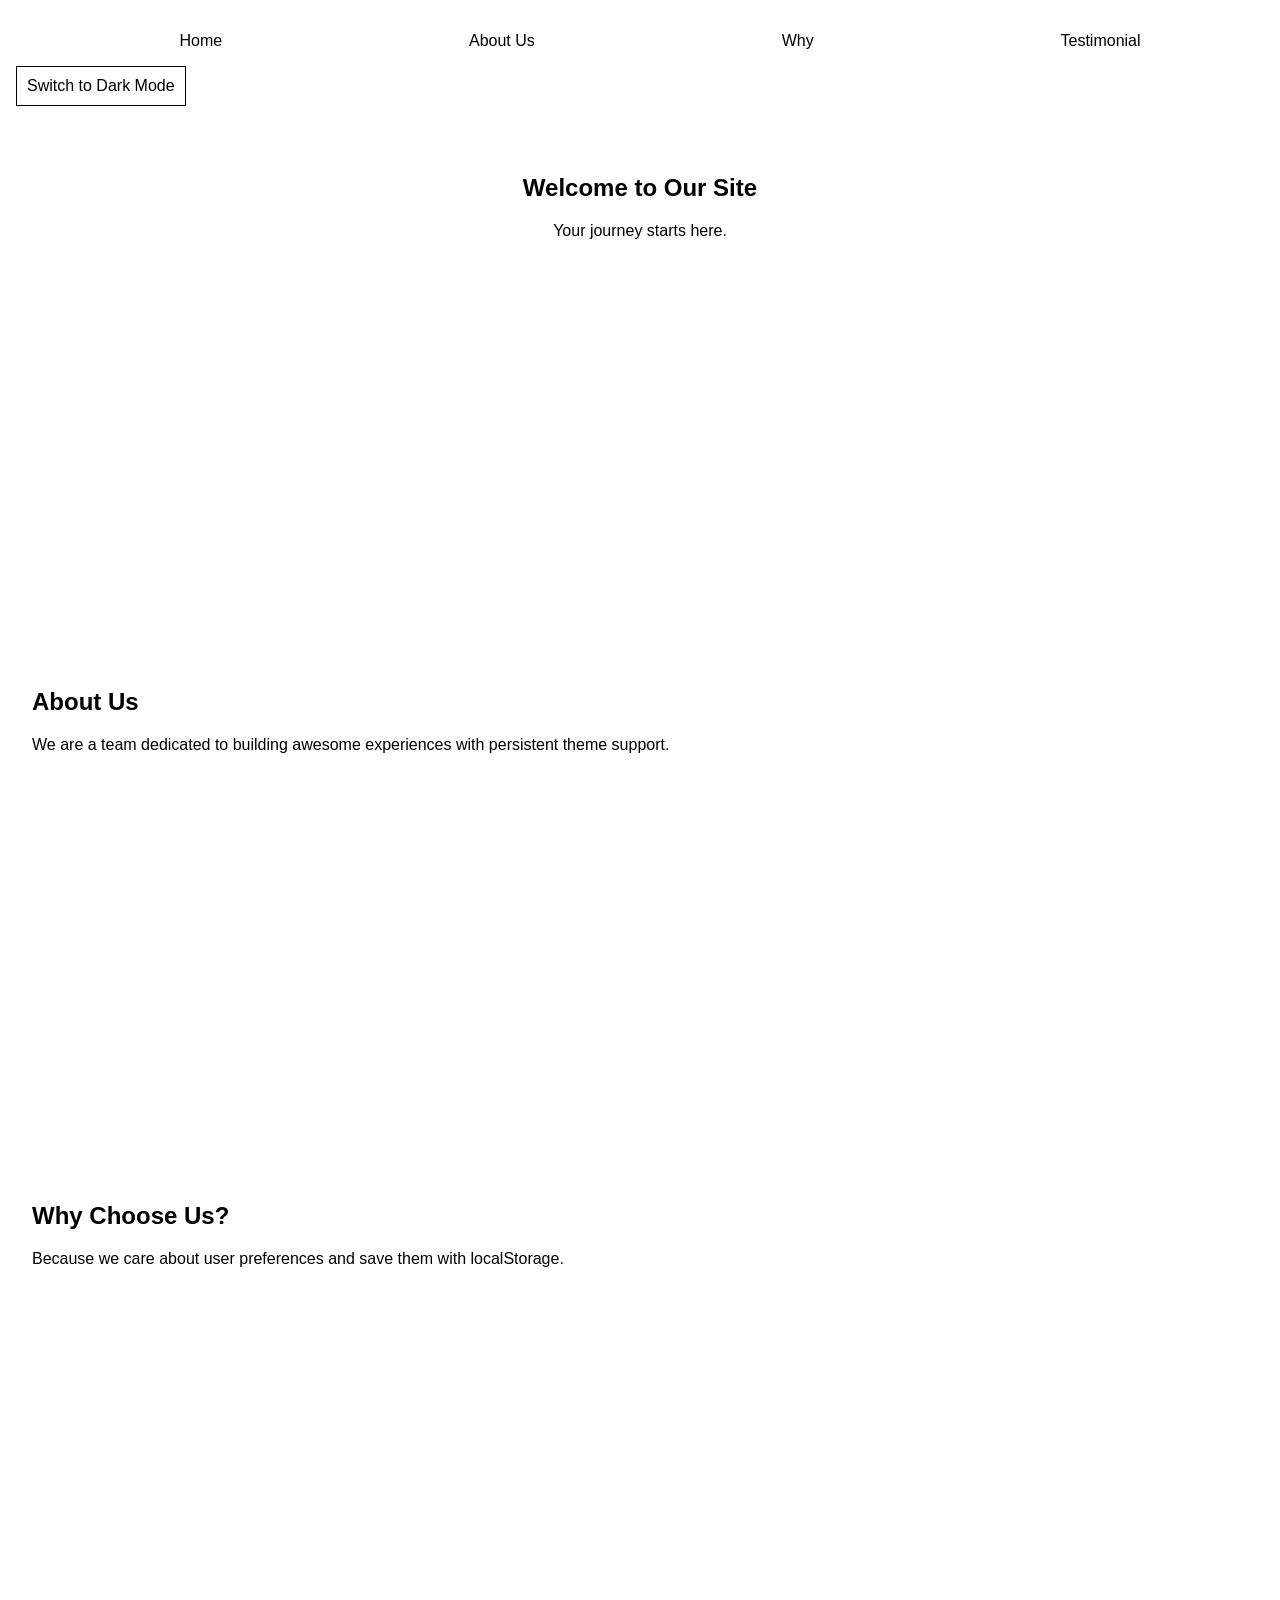
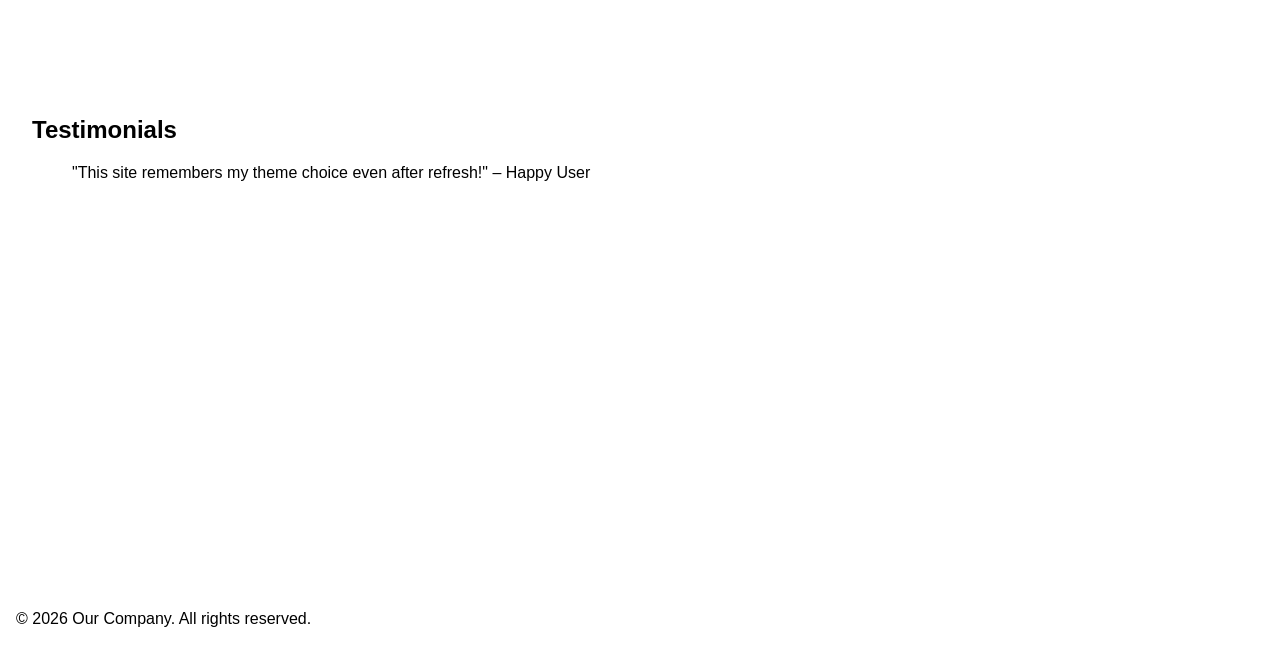
<file: day_6/index.html>
<!DOCTYPE html>
<html lang="en">
<head>
    <meta charset="UTF-8">
    <meta name="viewport" content="width=device-width, initial-scale=1.0">
    <title>Dark Mode Website</title>
    <link rel="stylesheet" href="style.css">
</head>
<body>
    <header>
        <nav>
            <ul>
                <li><a href="#hero">Home</a></li>
                <li><a href="#about">About Us</a></li>
                <li><a href="#why">Why</a></li>
                <li><a href="#testimonial">Testimonial</a></li>
            </ul>
            <button id="buttonid">Switch to Dark Mode</button>
        </nav>
    </header>

    <section id="hero">
        <h1>Welcome to Our Site</h1>
        <p>Your journey starts here.</p>
    </section>

    <section id="about">
        <h2>About Us</h2>
        <p>We are a team dedicated to building awesome experiences with persistent theme support.</p>
    </section>

    <section id="why">
        <h2>Why Choose Us?</h2>
        <p>Because we care about user preferences and save them with localStorage.</p>
    </section>

    <section id="testimonial">
        <h2>Testimonials</h2>
        <blockquote>
            "This site remembers my theme choice even after refresh!" – Happy User
        </blockquote>
    </section>

    <footer>
        <p>&copy; 2026 Our Company. All rights reserved.</p>
    </footer>

    <script>
    document.addEventListener('DOMContentLoaded', function() {
        const button = document.getElementById('buttonid');
        const saved = localStorage.getItem('theme');
        if (saved === 'dark') {
            document.body.classList.add('dark-mode');
            button.innerText = 'Switch to Light Mode';
        } else {
            button.innerText = 'Switch to Dark Mode';
        }

        button.addEventListener('click', function() {
            document.body.classList.toggle('dark-mode');
            if (document.body.classList.contains('dark-mode')) {
                button.innerText = 'Switch to Light Mode';
                localStorage.setItem('theme', 'dark');
            } else {
                button.innerText = 'Switch to Dark Mode';
                localStorage.setItem('theme', 'light');
            }
        });
    });
    </script>

</body>

</html>
</file>
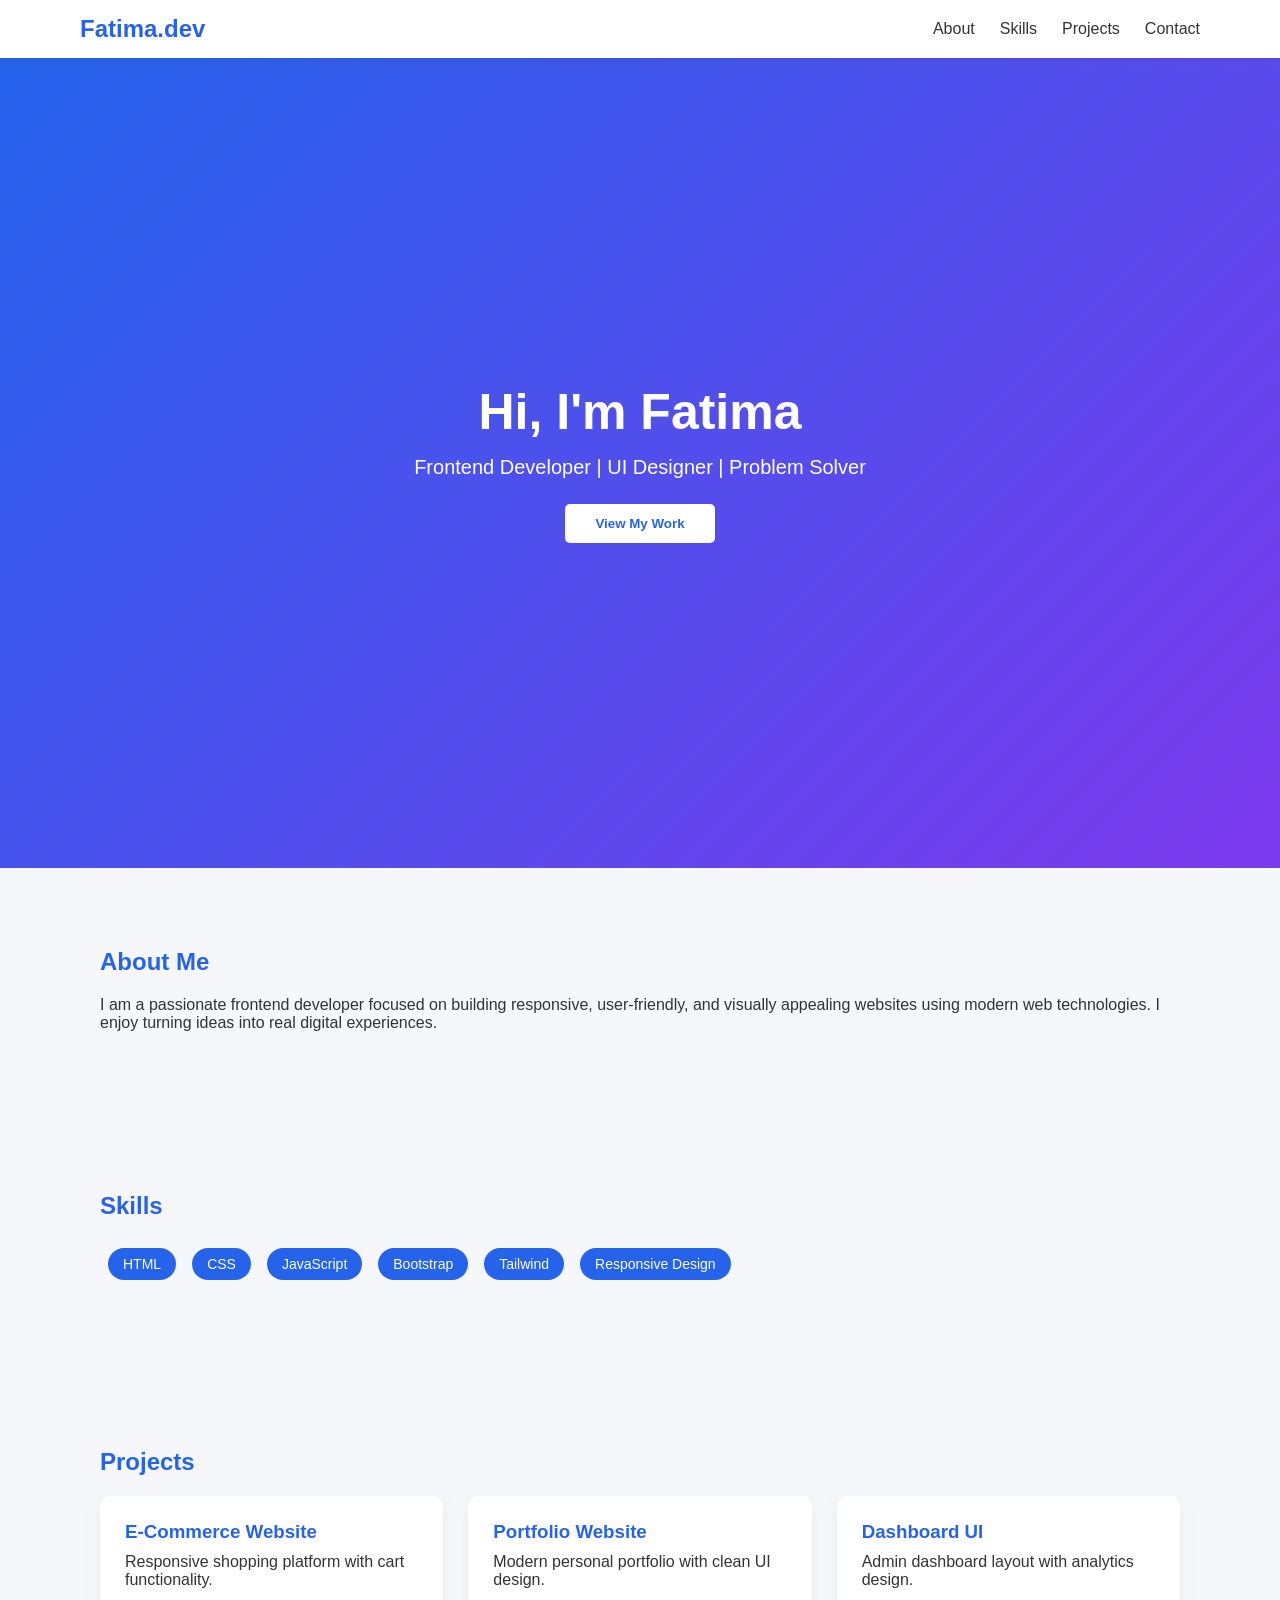
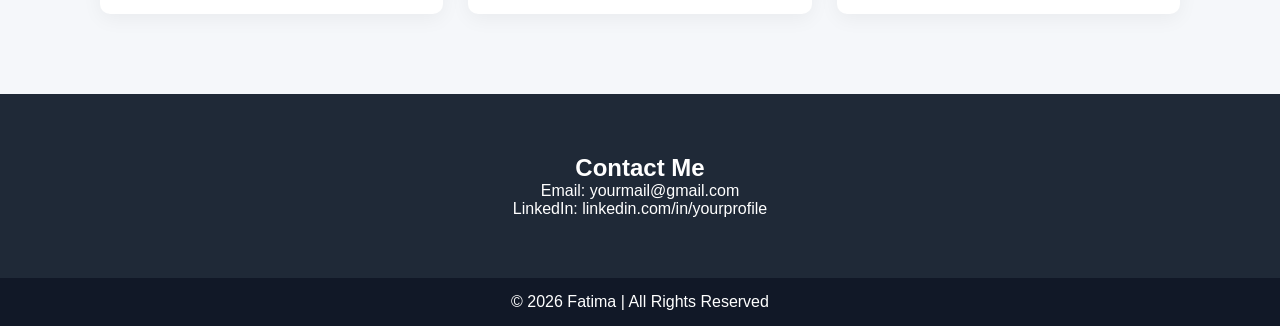
<file: DAY_1.html>
<!DOCTYPE html>
<html lang="en">
<head>
<meta charset="UTF-8">
<meta name="viewport" content="width=device-width, initial-scale=1.0">
<title>Fatima | Frontend Developer</title>

<style>
* {
  margin: 0;
  padding: 0;
  box-sizing: border-box;
  font-family: 'Segoe UI', sans-serif;
}

body {
  background: #f5f7fa;
  color: #333;
}

/* NAVBAR */
nav {
  background: white;
  padding: 15px 80px;
  display: flex;
  justify-content: space-between;
  align-items: center;
  box-shadow: 0 2px 10px rgba(0,0,0,0.05);
  position: sticky;
  top: 0;
}

nav h2 {
  color: #2563eb;
}

nav ul {
  list-style: none;
  display: flex;
}

nav ul li {
  margin-left: 25px;
}

nav ul li a {
  text-decoration: none;
  color: #333;
  font-weight: 500;
}

nav ul li a:hover {
  color: #2563eb;
}

/* HERO */
.hero {
  height: 90vh;
  display: flex;
  justify-content: center;
  align-items: center;
  text-align: center;
  background: linear-gradient(135deg,#2563eb,#7c3aed);
  color: white;
  padding: 20px;
}

.hero h1 {
  font-size: 50px;
}

.hero p {
  margin-top: 15px;
  font-size: 20px;
}

.hero button {
  margin-top: 25px;
  padding: 12px 30px;
  border: none;
  background: white;
  color: #2563eb;
  font-weight: bold;
  border-radius: 5px;
  cursor: pointer;
}

.hero button:hover {
  background: #e5e7eb;
}

/* SECTION */
.section {
  padding: 80px 100px;
}

.section h2 {
  margin-bottom: 20px;
  color: #2563eb;
}

/* SKILLS */
.skills {
  display: flex;
  flex-wrap: wrap;
}

.skills div {
  background: #2563eb;
  color: white;
  padding: 8px 15px;
  border-radius: 20px;
  margin: 8px;
  font-size: 14px;
}

/* PROJECTS */
.projects {
  display: grid;
  grid-template-columns: repeat(auto-fit,minmax(250px,1fr));
  gap: 25px;
}

.card {
  background: white;
  padding: 25px;
  border-radius: 10px;
  box-shadow: 0 5px 20px rgba(0,0,0,0.05);
  transition: 0.3s;
}

.card:hover {
  transform: translateY(-5px);
}

.card h3 {
  margin-bottom: 10px;
  color: #2563eb;
}

/* CONTACT */
.contact {
  background: #1f2937;
  color: white;
  text-align: center;
  padding: 60px 20px;
}

/* FOOTER */
footer {
  text-align: center;
  padding: 15px;
  background: #111827;
  color: white;
}

/* RESPONSIVE */
@media(max-width:768px){
  nav {
    padding: 15px 20px;
  }
  .section {
    padding: 50px 20px;
  }
  .hero h1 {
    font-size: 32px;
  }
}
</style>
</head>

<body>

<nav>
  <h2>Fatima.dev</h2>
  <ul>
    <li><a href="#about">About</a></li>
    <li><a href="#skills">Skills</a></li>
    <li><a href="#projects">Projects</a></li>
    <li><a href="#contact">Contact</a></li>
  </ul>
</nav>

<section class="hero">
  <div>
    <h1>Hi, I'm Fatima</h1>
    <p>Frontend Developer | UI Designer | Problem Solver</p>
    <button onclick="location.href='#projects'">View My Work</button>
  </div>
</section>

<section class="section" id="about">
  <h2>About Me</h2>
  <p>
    I am a passionate frontend developer focused on building responsive,
    user-friendly, and visually appealing websites using modern web technologies.
    I enjoy turning ideas into real digital experiences.
  </p>
</section>

<section class="section" id="skills">
  <h2>Skills</h2>
  <div class="skills">
    <div>HTML</div>
    <div>CSS</div>
    <div>JavaScript</div>
    <div>Bootstrap</div>
    <div>Tailwind</div>
    <div>Responsive Design</div>
  </div>
</section>

<section class="section" id="projects">
  <h2>Projects</h2>
  <div class="projects">
    <div class="card">
      <h3>E-Commerce Website</h3>
      <p>Responsive shopping platform with cart functionality.</p>
    </div>
    <div class="card">
      <h3>Portfolio Website</h3>
      <p>Modern personal portfolio with clean UI design.</p>
    </div>
    <div class="card">
      <h3>Dashboard UI</h3>
      <p>Admin dashboard layout with analytics design.</p>
    </div>
  </div>
</section>

<section class="contact" id="contact">
  <h2>Contact Me</h2>
  <p>Email: yourmail@gmail.com</p>
  <p>LinkedIn: linkedin.com/in/yourprofile</p>
</section>

<footer>
  © 2026 Fatima | All Rights Reserved
</footer>

</body>
</html>
</file>
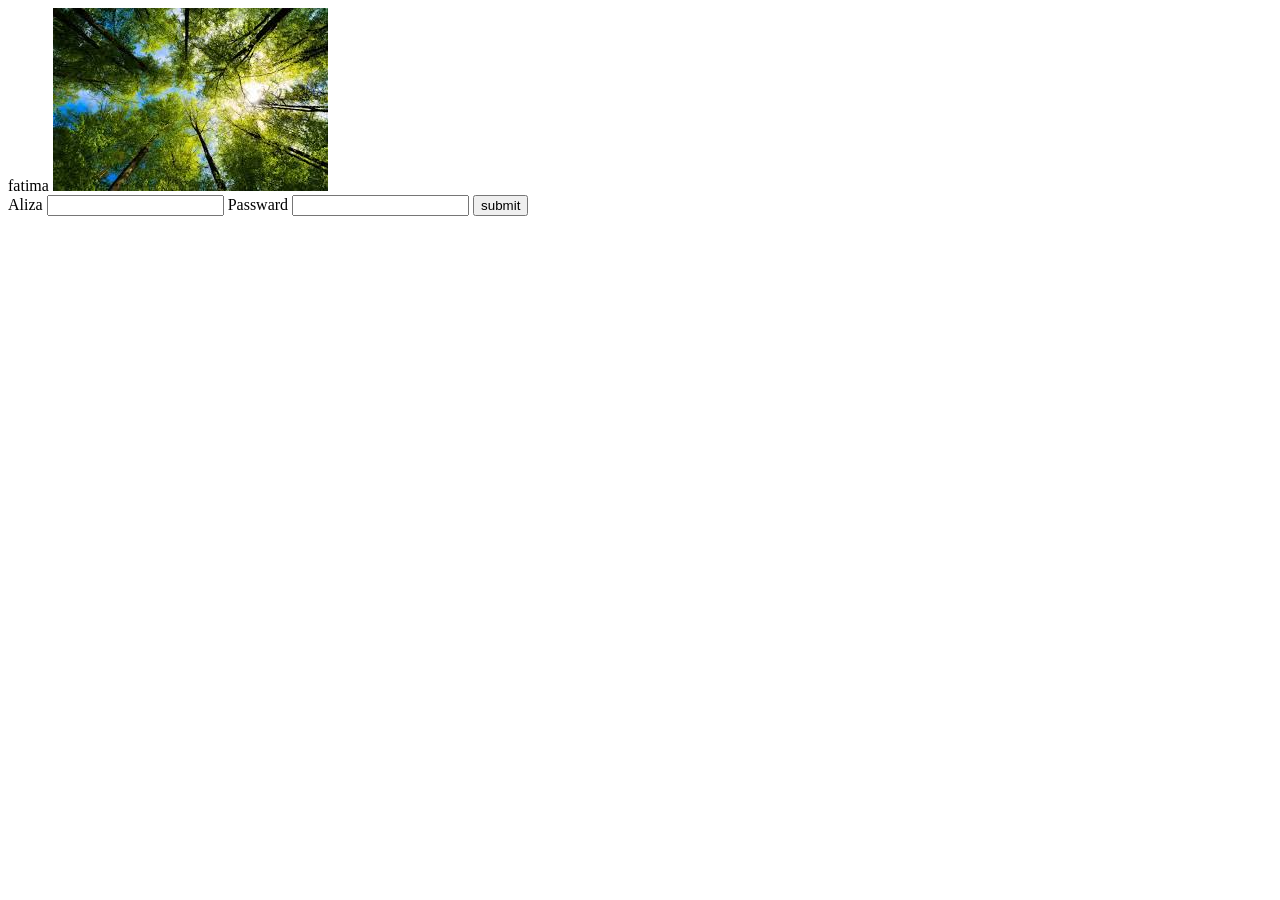
<file: DAY_2.html>
<!DOCTYPE html>
<html lang="en">
<head>
    <meta charset="UTF-8">
    <meta name="viewport" content="width=device-width, initial-scale=1.0">
    <title>Document</title>
    <link rel ="stylesheet"href="style.css>
    
</head>6
<body>
    <h1>this is my first page </h1>
    <p> </p>
    <a href="https://www.google.com">fatima</a>
    <img src="images.jpg" alt="error">
    <form>
    <label for="username" class ="label-input">Aliza</label>
    <input type="text">
    <label for ="password">Passward</label>
    <input type ="passward"name="" id="">
    <button type=""submit>submit</button>



</form>
</body>

</html>
</file>
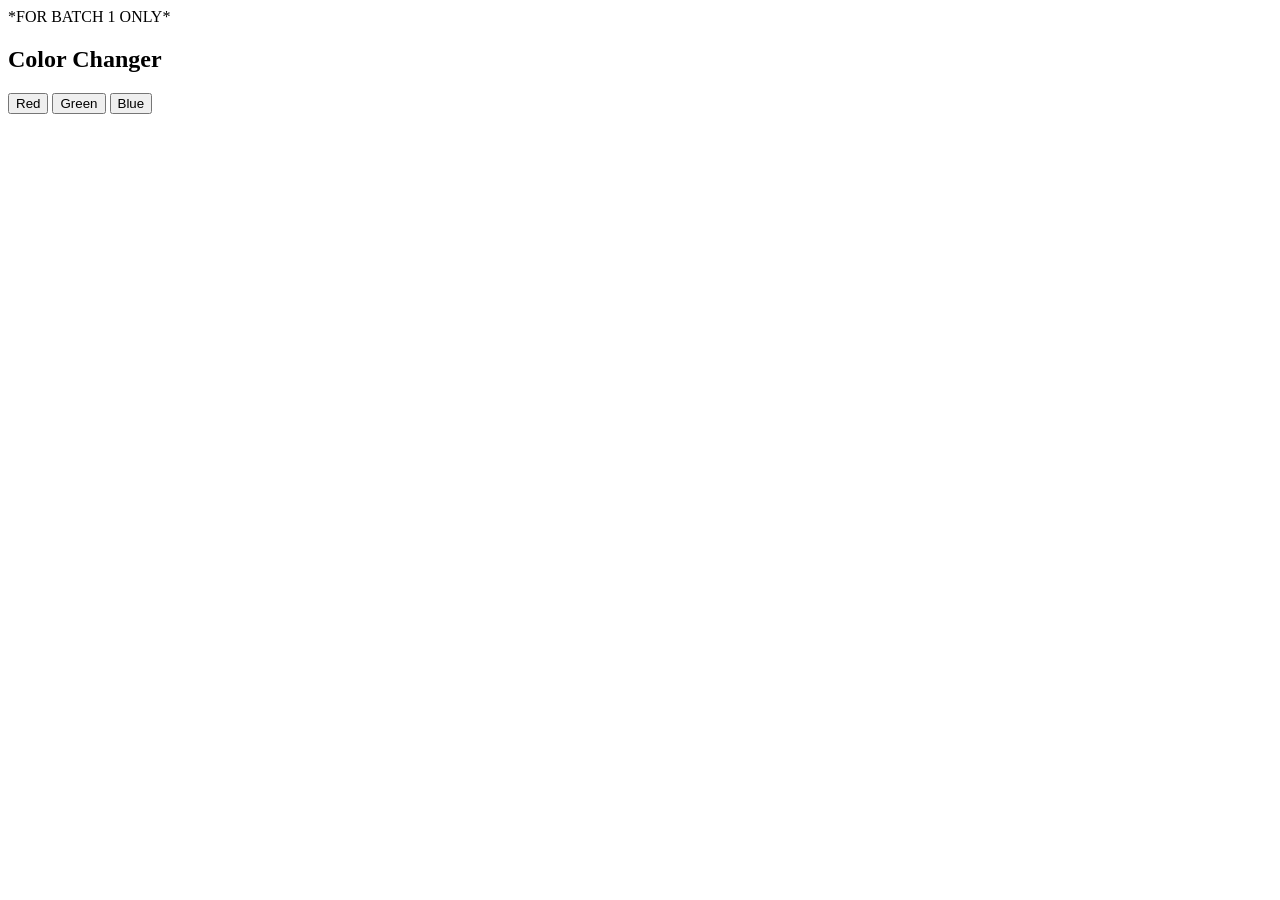
<file: day_7/task_2.html>
*FOR BATCH 1 ONLY*

<!DOCTYPE html>
<html lang="en">

<head>
    <meta charset="UTF-8">
    <meta name="viewport" content="width=device-width, initial-scale=1.0">
    <title>Document</title>
</head>

<body>
    <h2>Color Changer</h2>

    <button class="color-btn">Red</button>
    <button class="color-btn">Green</button>
    <button class="color-btn">Blue</button>
</body>

<script>
    const buttons = document.querySelectorAll(".color-btn")
    console.log(buttons);

    buttons.forEach(function (btn) {

        btn.addEventListener("click", function (event) {
            console.log(event.target.innerText);

            const color = event.target.innerText.toLowerCase()

            document.body.style.backgroundColor = color

        })

    })
</script>

</html>
</file>
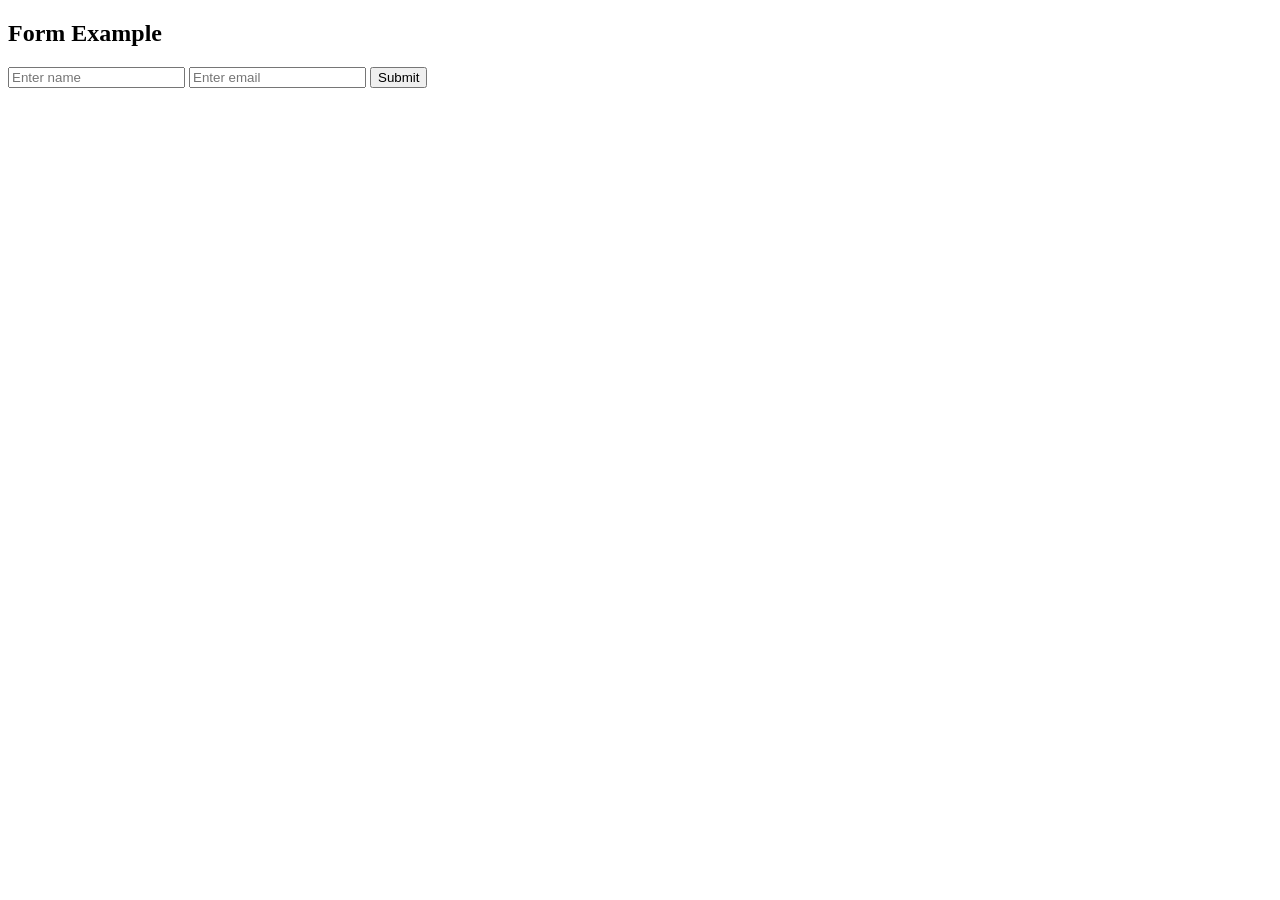
<file: day_7/task_3.html>
<!DOCTYPE html>
<html lang="en">

<head>
    <meta charset="UTF-8">
    <meta name="viewport" content="width=device-width, initial-scale=1.0">
    <title>Document</title>
</head>

<body>
    <h2>Form Example</h2>

    <form id="form">

        <input type="text" id="name" placeholder="Enter name">

        <input type="email" id="email" placeholder="Enter email">

        <button type="submit">Submit</button>

    </form>
</body>

<script>
    const form = document.querySelector("#form")
    const nameInput = document.querySelector("#name")
    const emailInput = document.querySelector("#email")

    form.addEventListener("submit", function (e) {

        e.preventDefault()

        const name = nameInput.value
        const email = emailInput.value

        console.log("Name:", name)
        console.log("Email:", email)

    })
</script>

</html>
</file>
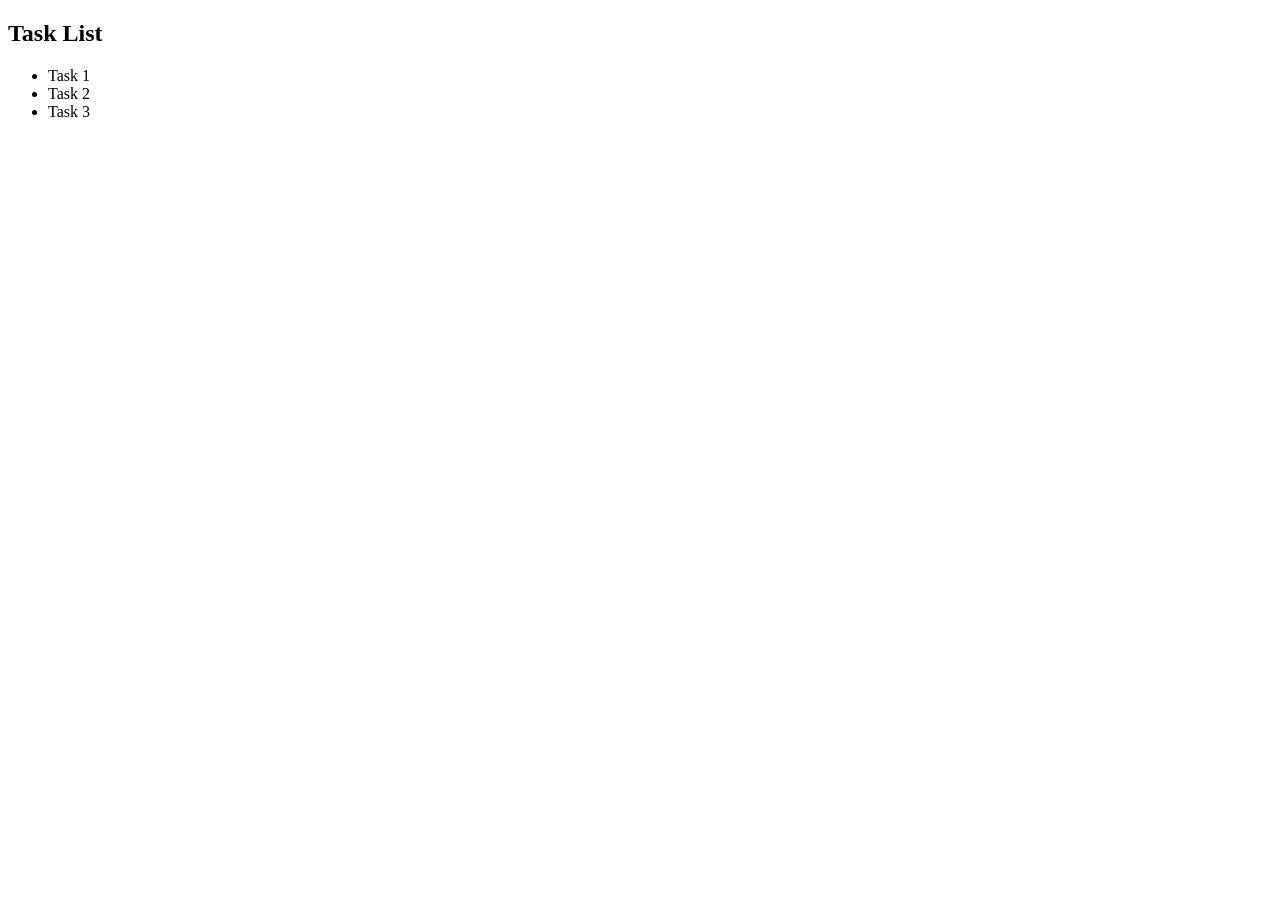
<file: day_8/task_test.html>
<!DOCTYPE html>
<html lang="en">

<head>
    <meta charset="UTF-8">
    <meta name="viewport" content="width=device-width, initial-scale=1.0">
    <title>Document</title>
</head>

<body>
    <h2>Task List</h2>

    <ul id="list">

        <li>Task 1</li>
        <li>Task 2</li>
        <li>Task 3</li>

    </ul>
</body>
<script>
    const list = document.querySelector("#list")

    list.addEventListener("click", function (e) {

        if (e.target.tagName === "LI") {

            e.target.style.textDecoration = "line-through"

        }

    })
</script>

</html>
</file>
<file: day_6/style.css>
:root {
    --text-color: black;
    --bg-color: white;
}

.dark-mode {
    --text-color: white;
    --bg-color: black;
}

body {
    background-color: var(--bg-color);
    color: var(--text-color);
    transition: background-color 0.3s, color 0.3s;
    font-family: Arial, sans-serif;
    margin: 0;
    padding: 0;
}

/* header and footer now follow theme variables */
header,
footer {
    background-color: var(--bg-color);
    color: var(--text-color);
    padding: 1rem;
}

nav ul {
    list-style: none;
    display: flex;
    justify-content: space-around;
}

nav a {
    color: var(--text-color);
    text-decoration: none;
}
#theme-toggle, #buttonid {
    background-color: var(--bg-color);
    color: var(--text-color);
    border: 1px solid var(--text-color);
    padding: 10px;
    cursor: pointer;
}

body.dark-mode #buttonid {
    /* optionally adjust border or shade in dark mode */
    border-color: var(--text-color);
}
section {
    padding: 2rem;
    min-height: 50vh;
    background-color: var(--bg-color);
}

#hero {
    text-align: center;
}

/* sections share same background now; individual styling can be added if needed */


form {
    display: flex;
    flex-direction: column;
    max-width: 400px;
    margin: 0 auto;
}

input, textarea {
    margin-bottom: 10px;
    padding: 10px;
}

button {
    padding: 10px 20px;
    font-size: 16px;
    cursor: pointer;
}
</file>
